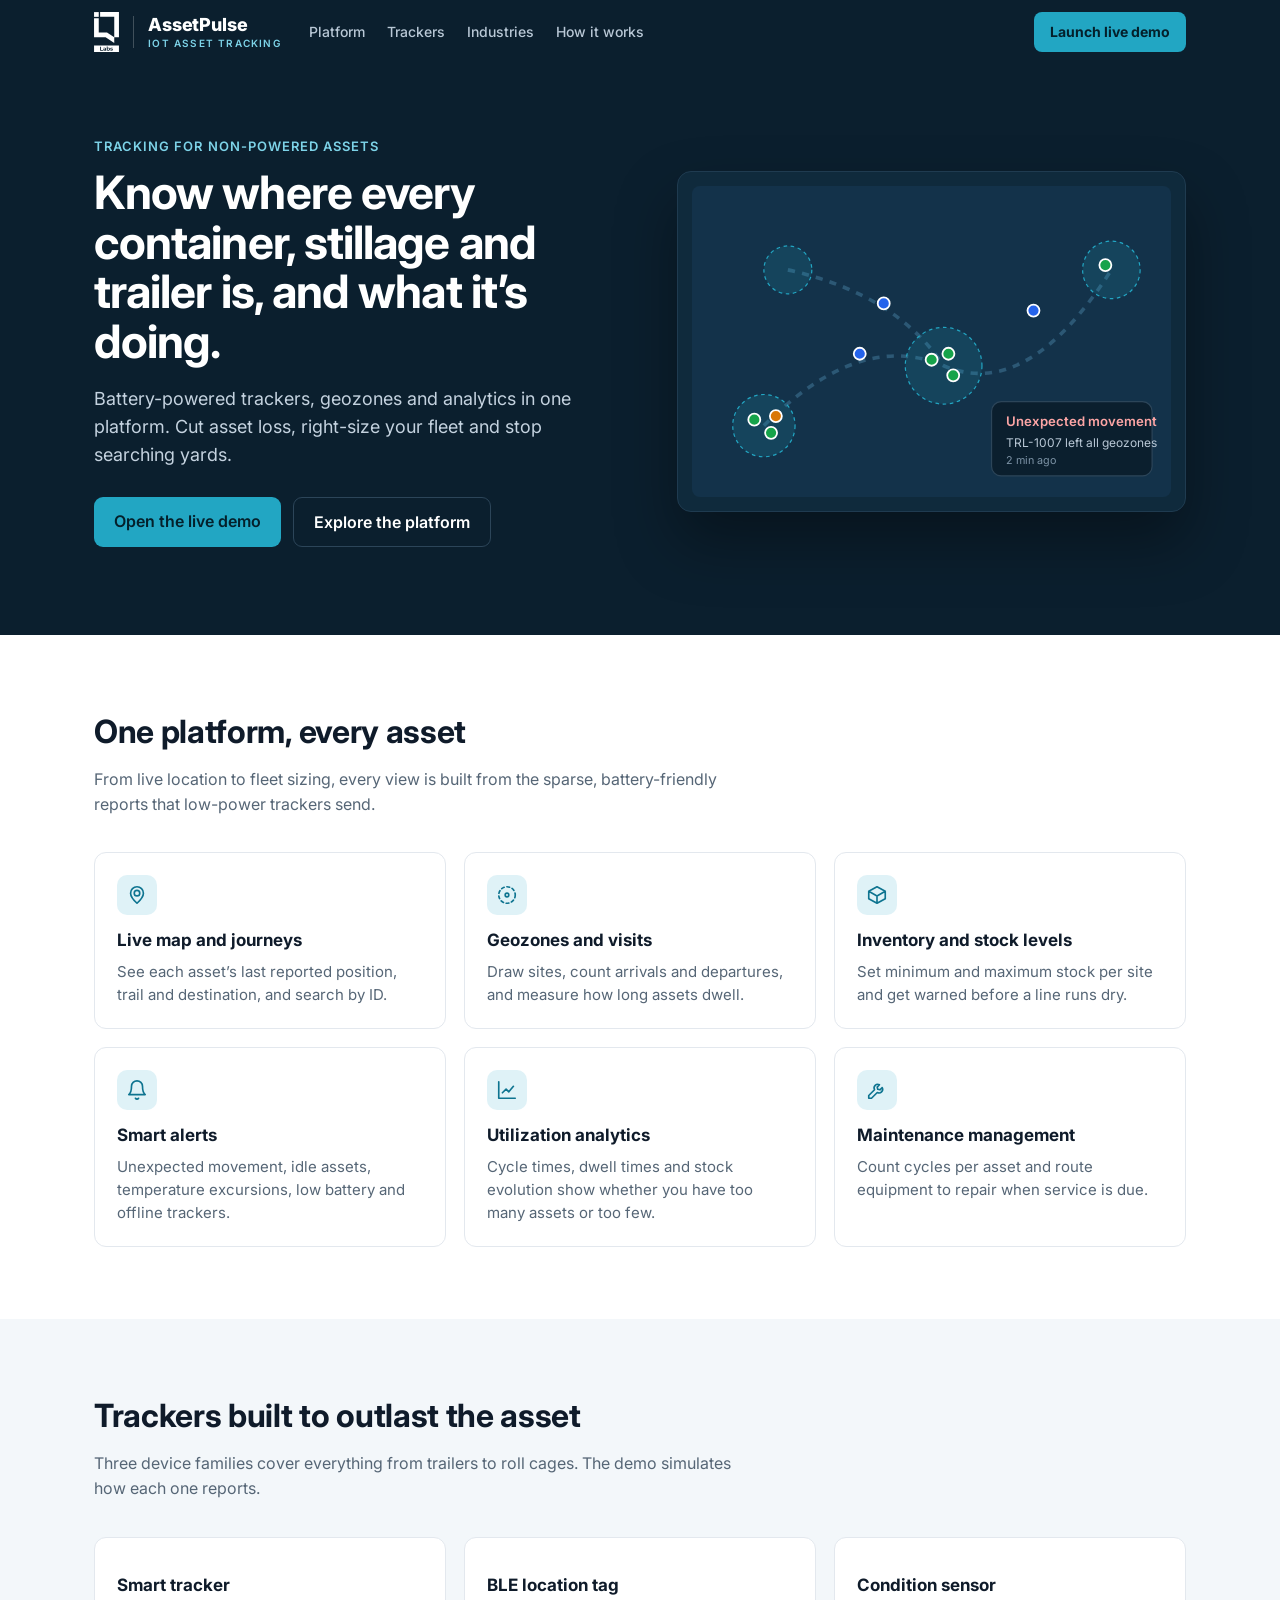
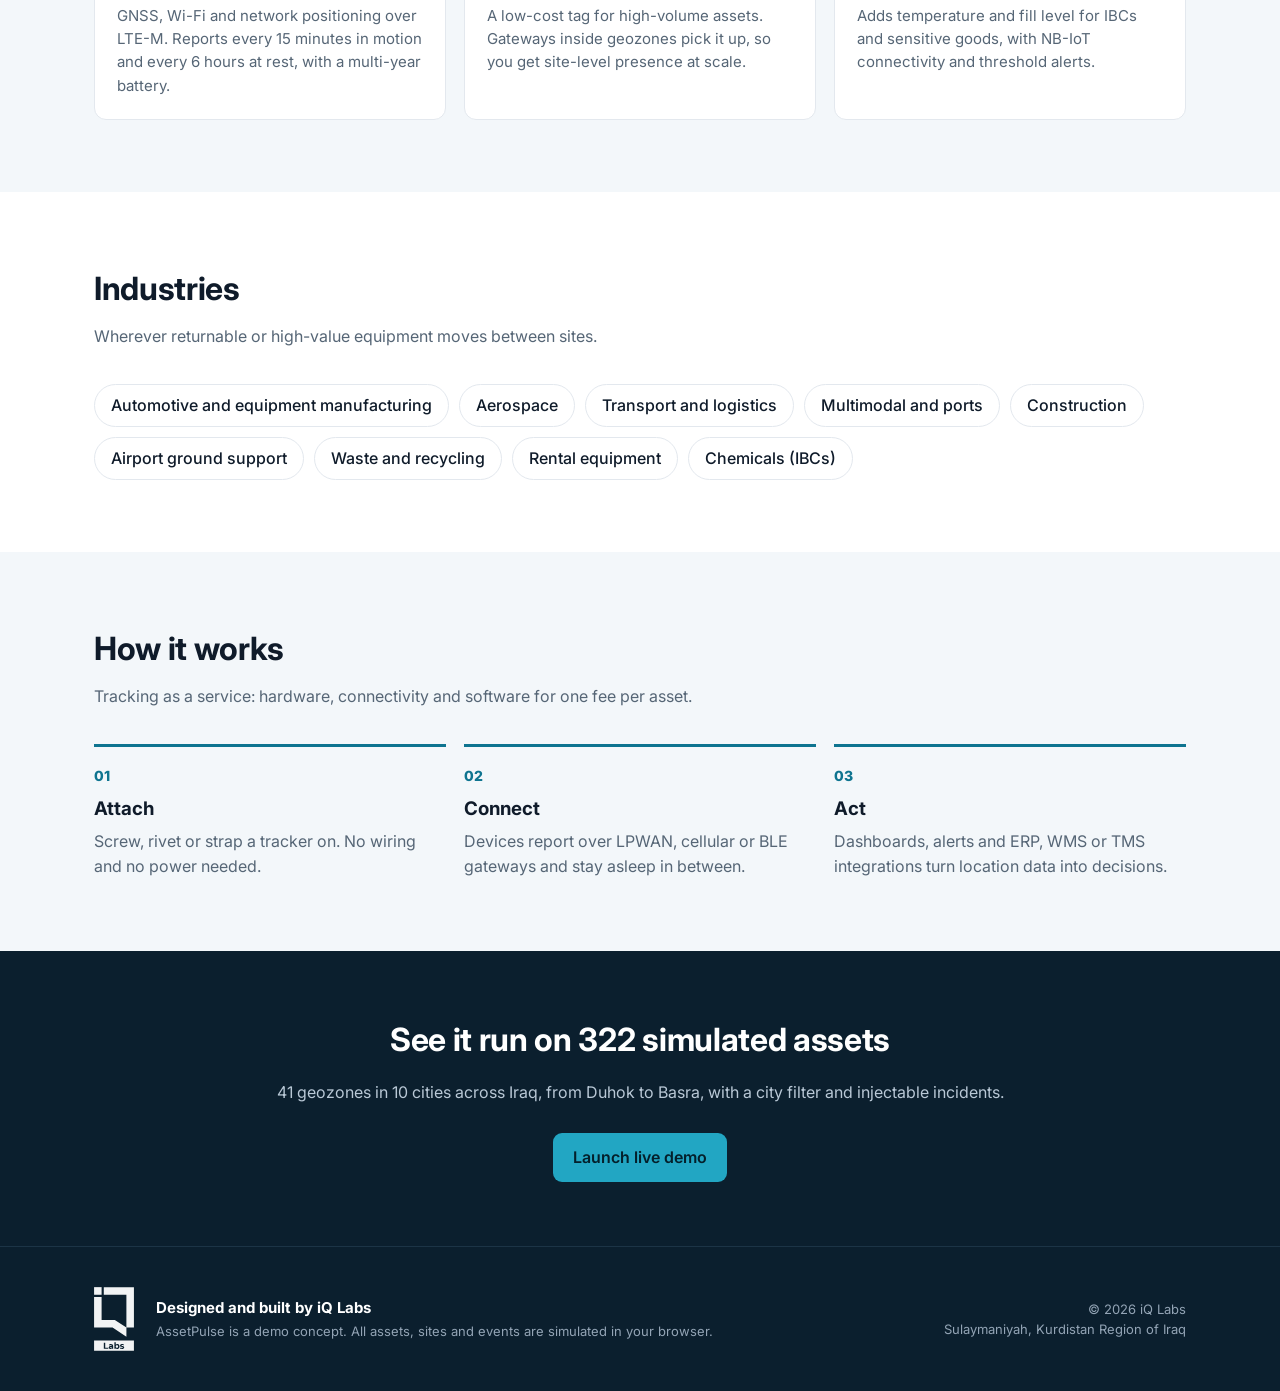
<file: site/index.html>
<!doctype html>
<html lang="en">
<head>
  <meta charset="utf-8" />
  <meta name="viewport" content="width=device-width, initial-scale=1" />
  <title>AssetPulse Asset Tracking</title>
  <meta name="description" content="Demo concept: IoT tracking for non-powered assets with geozones, inventory, alerts and utilization analytics." />
  <link rel="icon" href="data:image/svg+xml,<svg xmlns='http://www.w3.org/2000/svg' viewBox='0 0 32 32'><circle cx='16' cy='16' r='14' fill='%230e7490'/><circle cx='16' cy='16' r='5' fill='white'/></svg>" />
  <link rel="preconnect" href="https://fonts.googleapis.com" />
  <link href="https://fonts.googleapis.com/css2?family=Inter:wght@400;500;600;700;800&display=swap" rel="stylesheet" />
  <style>
    :root { --bg:#ffffff; --bg2:#f3f7fa; --text:#0f1b2a; --muted:#566676; --primary:#0e7490; --accent:#22a6c3; --border:#e3e8ee; --dark:#0b1f2e; }
    @media (prefers-color-scheme: dark) { :root:not([data-theme="light"]) { --bg:#0c141c; --bg2:#121d28; --text:#e6edf3; --muted:#93a4b5; --border:#233444; --primary:#22a6c3; } }
    :root[data-theme="dark"] { --bg:#0c141c; --bg2:#121d28; --text:#e6edf3; --muted:#93a4b5; --border:#233444; --primary:#22a6c3; }
    * { box-sizing: border-box; }
    body { margin:0; background:var(--bg); color:var(--text); font:16px/1.55 Inter, system-ui, sans-serif; }
    a { color: inherit; text-decoration: none; }
    .wrap { max-width: 1140px; margin: 0 auto; padding: 0 24px; }
    header { background: var(--dark); color: #fff; }
    nav { display:flex; align-items:center; gap:28px; height:64px; }
    .brand { display:flex; align-items:center; gap:14px; }
    .brand-logo { height:40px; width:auto; display:block; }
    .brand-div { width:1px; height:32px; background:rgba(255,255,255,.22); }
    .brand-name { font-weight:800; font-size:18px; line-height:1.1; display:flex; flex-direction:column; letter-spacing:-.01em; }
    .brand-name small { font-size:10px; font-weight:600; letter-spacing:.12em; text-transform:uppercase; color:#7dd3e8; margin-top:3px; }
    nav .links { display:flex; gap:22px; color:#b9c8d6; font-size:14px; font-weight:500; }
    nav .links a:hover { color:#fff; }
    .cta { margin-left:auto; background:#22a6c3; color:#04202b; font-weight:700; padding:9px 16px; border-radius:8px; font-size:14px; }
    .hero { padding: 72px 0 88px; display:grid; grid-template-columns: 1.05fr 1fr; gap: 48px; align-items:center; }
    .eyebrow { color:#7dd3e8; font-weight:600; font-size:13px; letter-spacing:.08em; text-transform:uppercase; }
    h1 { font-size: 46px; line-height:1.08; margin: 12px 0 18px; letter-spacing:-.02em; }
    .hero p { color:#c4d2df; font-size:18px; max-width: 520px; }
    .btns { display:flex; gap:12px; margin-top:28px; flex-wrap:wrap; }
    .btn { padding: 12px 20px; border-radius: 9px; font-weight:600; }
    .btn.primary { background:#22a6c3; color:#04202b; }
    .btn.ghost { border:1px solid #2c4559; color:#fff; }
    .preview { background:#0f2a3c; border:1px solid #1f3b50; border-radius:14px; padding:14px; box-shadow: 0 30px 60px rgba(0,0,0,.35); }
    .preview svg { width:100%; height:auto; display:block; border-radius:8px; }
    section { padding: 72px 0; }
    section.alt { background: var(--bg2); }
    h2 { font-size: 32px; letter-spacing:-.01em; margin:0 0 10px; }
    .lead { color: var(--muted); max-width: 640px; margin:0 0 36px; }
    .grid { display:grid; grid-template-columns: repeat(3, minmax(0,1fr)); gap: 18px; }
    .feat { background: var(--bg); border:1px solid var(--border); border-radius:12px; padding:22px; }
    section.alt .feat { background: var(--bg); }
    .feat h3 { margin: 12px 0 6px; font-size:17px; }
    .feat p { margin:0; color: var(--muted); font-size: 15px; }
    .ico { width:40px; height:40px; border-radius:10px; background: rgba(34,166,195,.14); color: var(--primary); display:grid; place-items:center; }
    .ico svg { width:22px; height:22px; fill:none; stroke:currentColor; stroke-width:1.8; stroke-linecap:round; stroke-linejoin:round; }
    .steps { display:grid; grid-template-columns: repeat(3, minmax(0,1fr)); gap:18px; counter-reset: s; }
    .step { border-top: 3px solid var(--primary); padding-top: 16px; }
    .step::before { counter-increment: s; content: "0" counter(s); font-weight:800; color: var(--primary); font-size: 14px; }
    .step h3 { margin: 6px 0; }
    .step p { color: var(--muted); margin:0; }
    .tags { display:flex; flex-wrap:wrap; gap:10px; }
    .tag { border:1px solid var(--border); border-radius:99px; padding:8px 16px; font-weight:500; background: var(--bg); }
    .band { background: var(--dark); color:#fff; text-align:center; padding: 64px 0; }
    .band p { color:#b9c8d6; }
    .band { border-bottom: 1px solid #1c3446; }
    footer { background: var(--dark); color:#93a4b5; padding: 40px 0; font-size: 13px; }
    .foot { display:flex; align-items:center; gap:22px; flex-wrap:wrap; }
    .foot img { height:64px; width:auto; opacity:.95; }
    .foot b { display:block; color:#fff; font-size:15px; margin-bottom:2px; }
    .foot .copy { margin-left:auto; text-align:right; }
    @media (max-width: 860px) {
      .hero { grid-template-columns: 1fr; padding: 48px 0 56px; }
      h1 { font-size: 34px; }
      .grid, .steps { grid-template-columns: 1fr; }
      nav .links { display:none; }
      .brand-name small { display:none; }
      .brand-logo { height:32px; }
      .foot .copy { margin-left:0; text-align:left; }
    }
  </style>
</head>
<body>
  <header>
    <div class="wrap">
      <nav>
        <a class="brand" href="#"><img class="brand-logo" src="img/iq-labs-logo.svg" alt="iQ Labs" /><span class="brand-div" aria-hidden="true"></span><span class="brand-name">AssetPulse<small>IoT asset tracking</small></span></a>
        <div class="links"><a href="#platform">Platform</a><a href="#hardware">Trackers</a><a href="#industries">Industries</a><a href="#how">How it works</a></div>
        <a class="cta" href="app.html">Launch live demo</a>
      </nav>
      <div class="hero">
        <div>
          <div class="eyebrow">Tracking for non-powered assets</div>
          <h1>Know where every container, stillage and trailer is, and what it’s doing.</h1>
          <p>Battery-powered trackers, geozones and analytics in one platform. Cut asset loss, right-size your fleet and stop searching yards.</p>
          <div class="btns">
            <a class="btn primary" href="app.html">Open the live demo</a>
            <a class="btn ghost" href="#platform">Explore the platform</a>
          </div>
        </div>
        <div class="preview" aria-hidden="true">
          <svg viewBox="0 0 400 260">
            <rect width="400" height="260" fill="#13324a" />
            <path d="M60 200 Q140 120 210 150 T350 70" stroke="#2c5875" stroke-width="3" fill="none" stroke-dasharray="6 6" />
            <path d="M80 70 Q170 90 210 150" stroke="#2c5875" stroke-width="3" fill="none" stroke-dasharray="6 6" />
            <circle cx="60" cy="200" r="26" fill="rgba(34,166,195,.15)" stroke="#22a6c3" stroke-dasharray="3 3" />
            <circle cx="210" cy="150" r="32" fill="rgba(34,166,195,.15)" stroke="#22a6c3" stroke-dasharray="3 3" />
            <circle cx="350" cy="70" r="24" fill="rgba(34,166,195,.15)" stroke="#22a6c3" stroke-dasharray="3 3" />
            <circle cx="80" cy="70" r="20" fill="rgba(34,166,195,.15)" stroke="#22a6c3" stroke-dasharray="3 3" />
            <g stroke="#fff" stroke-width="1.5">
              <circle cx="52" cy="195" r="5" fill="#16a34a" /><circle cx="66" cy="206" r="5" fill="#16a34a" /><circle cx="70" cy="192" r="5" fill="#d97706" />
              <circle cx="200" cy="145" r="5" fill="#16a34a" /><circle cx="218" cy="158" r="5" fill="#16a34a" /><circle cx="214" cy="140" r="5" fill="#16a34a" />
              <circle cx="140" cy="140" r="5" fill="#2563eb" /><circle cx="285" cy="104" r="5" fill="#2563eb" /><circle cx="160" cy="98" r="5" fill="#2563eb" />
              <circle cx="345" cy="66" r="5" fill="#16a34a" /><circle cx="300" cy="200" r="6" fill="#dc2626" />
            </g>
            <rect x="250" y="180" width="134" height="62" rx="8" fill="#0b1f2e" stroke="#2c4559" />
            <text x="262" y="200" fill="#fca5a5" font-size="11" font-family="Inter" font-weight="600">Unexpected movement</text>
            <text x="262" y="218" fill="#b9c8d6" font-size="10" font-family="Inter">TRL-1007 left all geozones</text>
            <text x="262" y="232" fill="#7d93a6" font-size="9" font-family="Inter">2 min ago</text>
          </svg>
        </div>
      </div>
    </div>
  </header>

  <section id="platform">
    <div class="wrap">
      <h2>One platform, every asset</h2>
      <p class="lead">From live location to fleet sizing, every view is built from the sparse, battery-friendly reports that low-power trackers send.</p>
      <div class="grid">
        <div class="feat"><div class="ico"><svg viewBox="0 0 24 24"><path d="M12 21s-7-6.5-7-11a7 7 0 0 1 14 0c0 4.5-7 11-7 11z"/><circle cx="12" cy="10" r="3"/></svg></div><h3>Live map and journeys</h3><p>See each asset’s last reported position, trail and destination, and search by ID.</p></div>
        <div class="feat"><div class="ico"><svg viewBox="0 0 24 24"><circle cx="12" cy="12" r="9" stroke-dasharray="3 3"/><circle cx="12" cy="12" r="2"/></svg></div><h3>Geozones and visits</h3><p>Draw sites, count arrivals and departures, and measure how long assets dwell.</p></div>
        <div class="feat"><div class="ico"><svg viewBox="0 0 24 24"><path d="M21 8l-9-5-9 5v8l9 5 9-5zM3 8l9 5 9-5M12 13v8"/></svg></div><h3>Inventory and stock levels</h3><p>Set minimum and maximum stock per site and get warned before a line runs dry.</p></div>
        <div class="feat"><div class="ico"><svg viewBox="0 0 24 24"><path d="M18 8a6 6 0 0 0-12 0c0 7-3 9-3 9h18s-3-2-3-9M13.7 21a2 2 0 0 1-3.4 0"/></svg></div><h3>Smart alerts</h3><p>Unexpected movement, idle assets, temperature excursions, low battery and offline trackers.</p></div>
        <div class="feat"><div class="ico"><svg viewBox="0 0 24 24"><path d="M3 3v18h18M7 15l4-4 3 3 5-6"/></svg></div><h3>Utilization analytics</h3><p>Cycle times, dwell times and stock evolution show whether you have too many assets or too few.</p></div>
        <div class="feat"><div class="ico"><svg viewBox="0 0 24 24"><path d="M14.7 6.3a4 4 0 0 0-5.4 5.4L3 18v3h3l6.3-6.3a4 4 0 0 0 5.4-5.4l-2.5 2.5-2.4-.6-.6-2.4z"/></svg></div><h3>Maintenance management</h3><p>Count cycles per asset and route equipment to repair when service is due.</p></div>
      </div>
    </div>
  </section>

  <section id="hardware" class="alt">
    <div class="wrap">
      <h2>Trackers built to outlast the asset</h2>
      <p class="lead">Three device families cover everything from trailers to roll cages. The demo simulates how each one reports.</p>
      <div class="grid">
        <div class="feat"><h3>Smart tracker</h3><p>GNSS, Wi-Fi and network positioning over LTE-M. Reports every 15 minutes in motion and every 6 hours at rest, with a multi-year battery.</p></div>
        <div class="feat"><h3>BLE location tag</h3><p>A low-cost tag for high-volume assets. Gateways inside geozones pick it up, so you get site-level presence at scale.</p></div>
        <div class="feat"><h3>Condition sensor</h3><p>Adds temperature and fill level for IBCs and sensitive goods, with NB-IoT connectivity and threshold alerts.</p></div>
      </div>
    </div>
  </section>

  <section id="industries">
    <div class="wrap">
      <h2>Industries</h2>
      <p class="lead">Wherever returnable or high-value equipment moves between sites.</p>
      <div class="tags">
        <span class="tag">Automotive and equipment manufacturing</span><span class="tag">Aerospace</span><span class="tag">Transport and logistics</span>
        <span class="tag">Multimodal and ports</span><span class="tag">Construction</span><span class="tag">Airport ground support</span>
        <span class="tag">Waste and recycling</span><span class="tag">Rental equipment</span><span class="tag">Chemicals (IBCs)</span>
      </div>
    </div>
  </section>

  <section id="how" class="alt">
    <div class="wrap">
      <h2>How it works</h2>
      <p class="lead">Tracking as a service: hardware, connectivity and software for one fee per asset.</p>
      <div class="steps">
        <div class="step"><h3>Attach</h3><p>Screw, rivet or strap a tracker on. No wiring and no power needed.</p></div>
        <div class="step"><h3>Connect</h3><p>Devices report over LPWAN, cellular or BLE gateways and stay asleep in between.</p></div>
        <div class="step"><h3>Act</h3><p>Dashboards, alerts and ERP, WMS or TMS integrations turn location data into decisions.</p></div>
      </div>
    </div>
  </section>

  <div class="band">
    <div class="wrap">
      <h2>See it run on 322 simulated assets</h2>
      <p>41 geozones in 10 cities across Iraq, from Duhok to Basra, with a city filter and injectable incidents.</p>
      <div class="btns" style="justify-content:center"><a class="btn primary" href="app.html">Launch live demo</a></div>
    </div>
  </div>

  <footer>
    <div class="wrap foot">
      <img src="img/iq-labs-logo.svg" alt="iQ Labs" />
      <div><b>Designed and built by iQ Labs</b>AssetPulse is a demo concept. All assets, sites and events are simulated in your browser.</div>
      <div class="copy">© 2026 iQ Labs<br />Sulaymaniyah, Kurdistan Region of Iraq</div>
    </div>
  </footer>
</body>
</html>
</file>
